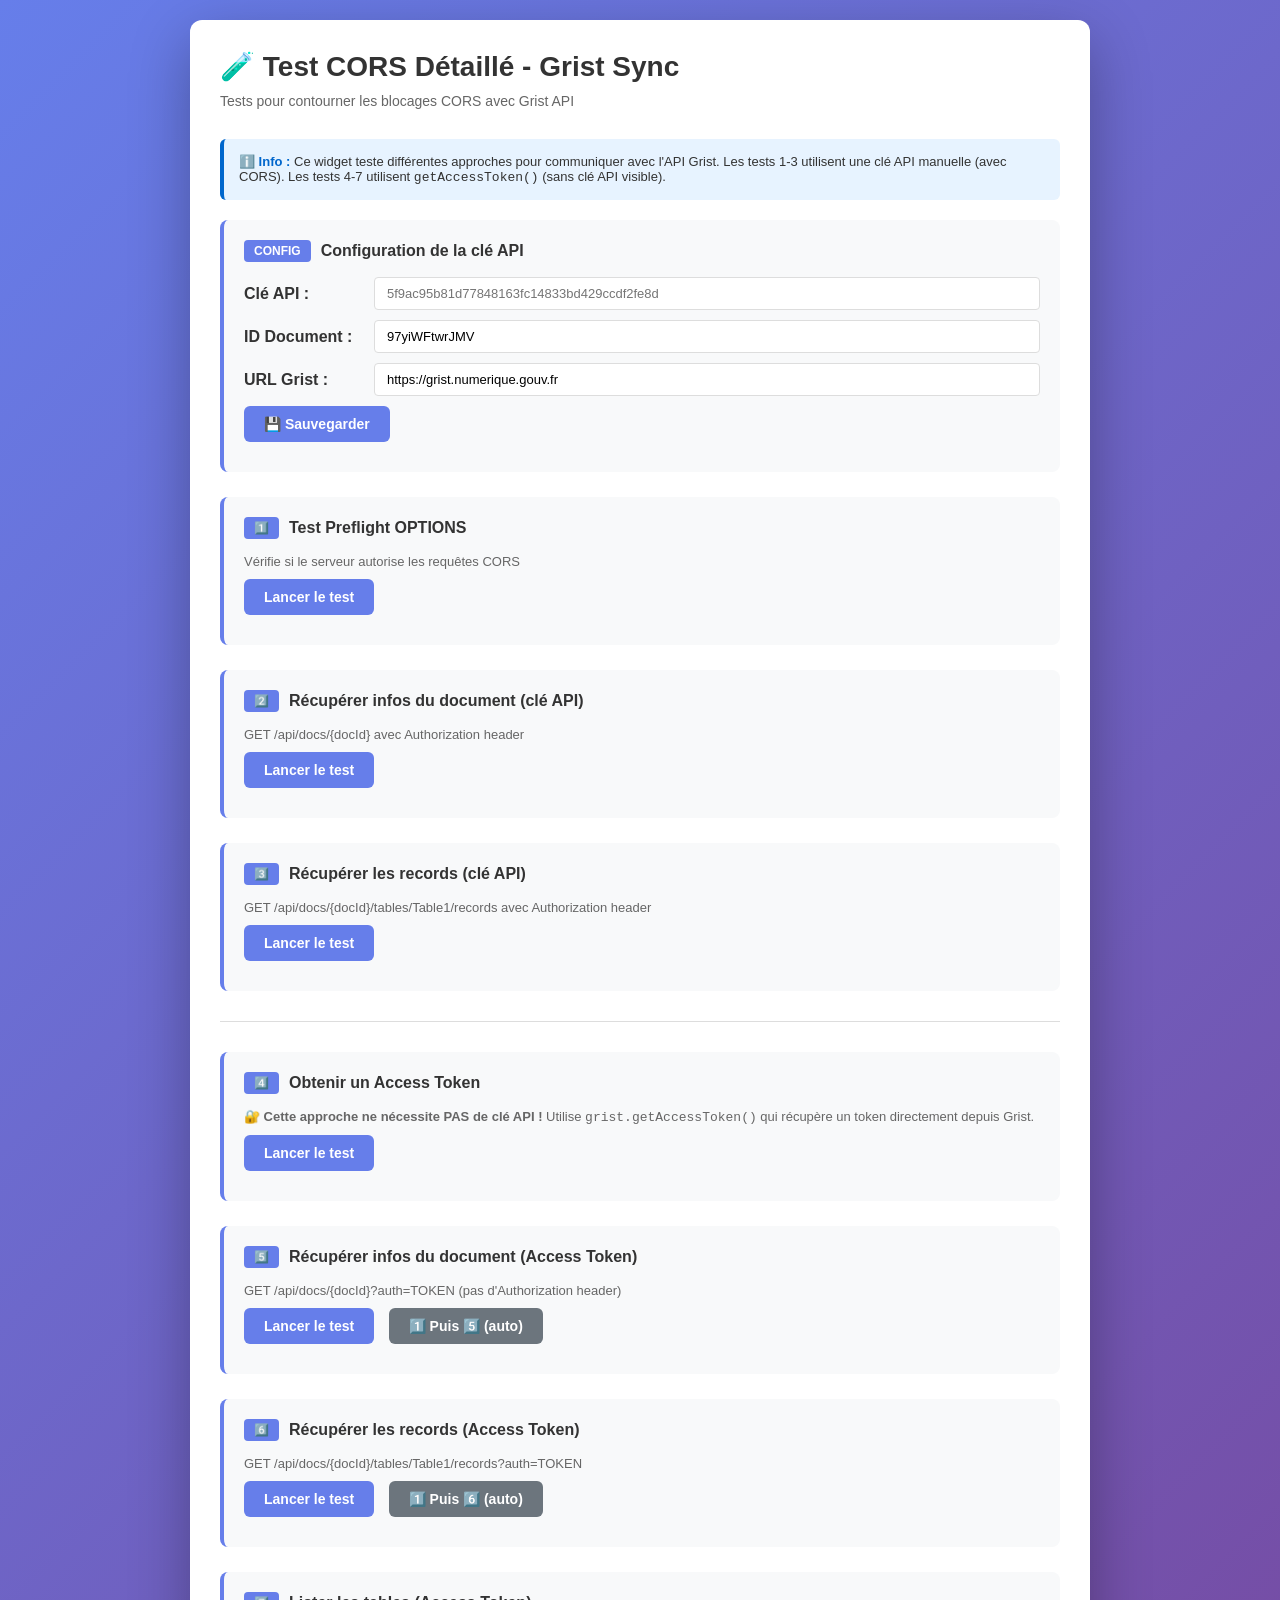
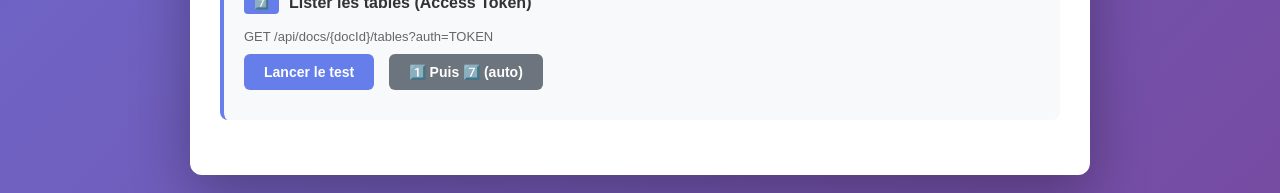
<file: test-cors-detailed.html>
<!DOCTYPE html>
<html lang="fr">
<head>
    <meta charset="utf-8">
    <title>Test CORS Détaillé - Grist Sync</title>
    <script src="https://docs.getgrist.com/grist-plugin-api.js"></script>
    <style>
        * { margin: 0; padding: 0; box-sizing: border-box; }
        body {
            font-family: -apple-system, BlinkMacSystemFont, 'Segoe UI', Roboto, Oxygen, Ubuntu, Cantarell, sans-serif;
            background: linear-gradient(135deg, #667eea 0%, #764ba2 100%);
            min-height: 100vh;
            padding: 20px;
        }
        .container {
            max-width: 900px;
            margin: 0 auto;
            background: white;
            border-radius: 12px;
            box-shadow: 0 20px 60px rgba(0,0,0,0.3);
            padding: 30px;
        }
        h1 {
            color: #333;
            margin-bottom: 10px;
            font-size: 28px;
        }
        .subtitle {
            color: #666;
            margin-bottom: 30px;
            font-size: 14px;
        }
        .test-section {
            margin-bottom: 25px;
            padding: 20px;
            background: #f8f9fa;
            border-left: 4px solid #667eea;
            border-radius: 8px;
        }
        .test-section h2 {
            color: #333;
            font-size: 16px;
            margin-bottom: 15px;
            display: flex;
            align-items: center;
            gap: 10px;
        }
        .test-label {
            display: inline-block;
            background: #667eea;
            color: white;
            padding: 4px 10px;
            border-radius: 4px;
            font-size: 12px;
            font-weight: bold;
            min-width: 35px;
            text-align: center;
        }
        button {
            background: #667eea;
            color: white;
            border: none;
            padding: 10px 20px;
            border-radius: 6px;
            cursor: pointer;
            font-size: 14px;
            font-weight: 600;
            transition: background 0.3s;
            margin-right: 10px;
            margin-bottom: 10px;
        }
        button:hover {
            background: #764ba2;
        }
        button:disabled {
            background: #ccc;
            cursor: not-allowed;
        }
        button.secondary {
            background: #6c757d;
        }
        button.secondary:hover {
            background: #5a6268;
        }
        .result {
            background: white;
            border: 1px solid #ddd;
            border-radius: 6px;
            padding: 15px;
            margin-top: 15px;
            font-family: 'Courier New', monospace;
            font-size: 12px;
            max-height: 300px;
            overflow-y: auto;
            word-break: break-all;
        }
        .result.error {
            background: #fee;
            border-color: #f88;
            color: #c33;
        }
        .result.success {
            background: #efe;
            border-color: #8f8;
            color: #333;
        }
        .status {
            padding: 10px;
            border-radius: 6px;
            margin-top: 10px;
            font-size: 13px;
            font-weight: 500;
        }
        .status.loading {
            background: #e7f3ff;
            color: #0066cc;
        }
        .status.error {
            background: #fee;
            color: #c33;
        }
        .status.success {
            background: #efe;
            color: #333;
        }
        .input-group {
            margin: 10px 0;
            display: flex;
            gap: 10px;
            align-items: center;
        }
        .input-group label {
            font-weight: 600;
            color: #333;
            min-width: 120px;
        }
        .input-group input {
            flex: 1;
            padding: 8px 12px;
            border: 1px solid #ddd;
            border-radius: 4px;
            font-size: 13px;
        }
        .separator {
            height: 1px;
            background: #ddd;
            margin: 30px 0;
        }
        .info-box {
            background: #e7f3ff;
            border-left: 4px solid #0066cc;
            padding: 15px;
            border-radius: 6px;
            margin-bottom: 20px;
            font-size: 13px;
            color: #333;
        }
        .info-box strong {
            color: #0066cc;
        }
    </style>
</head>
<body>
    <div class="container">
        <h1>🧪 Test CORS Détaillé - Grist Sync</h1>
        <p class="subtitle">Tests pour contourner les blocages CORS avec Grist API</p>
        
        <div class="info-box">
            <strong>ℹ️ Info :</strong> Ce widget teste différentes approches pour communiquer avec l'API Grist.
            Les tests 1-3 utilisent une clé API manuelle (avec CORS).
            Les tests 4-7 utilisent <code>getAccessToken()</code> (sans clé API visible).
        </div>

        <!-- TEST MANUELS AVEC CLÉ API -->
        <div class="test-section">
            <h2><span class="test-label">CONFIG</span> Configuration de la clé API</h2>
            <div class="input-group">
                <label for="apiKey">Clé API :</label>
                <input type="password" id="apiKey" placeholder="5f9ac95b81d77848163fc14833bd429ccdf2fe8d">
            </div>
            <div class="input-group">
                <label for="docId">ID Document :</label>
                <input type="text" id="docId" placeholder="97yiWFtwrJMV" value="97yiWFtwrJMV">
            </div>
            <div class="input-group">
                <label for="baseUrl">URL Grist :</label>
                <input type="text" id="baseUrl" placeholder="https://grist.numerique.gouv.fr" value="https://grist.numerique.gouv.fr">
            </div>
            <button onclick="saveConfig()">💾 Sauvegarder</button>
            <div id="configStatus"></div>
        </div>

        <!-- TEST 1: PREFLIGHT OPTIONS -->
        <div class="test-section">
            <h2><span class="test-label">1️⃣</span> Test Preflight OPTIONS</h2>
            <p style="font-size: 13px; color: #666; margin-bottom: 10px;">Vérifie si le serveur autorise les requêtes CORS</p>
            <button onclick="testPreflight()">Lancer le test</button>
            <div id="test1Result"></div>
        </div>

        <!-- TEST 2: GET DOCUMENT INFO (API KEY) -->
        <div class="test-section">
            <h2><span class="test-label">2️⃣</span> Récupérer infos du document (clé API)</h2>
            <p style="font-size: 13px; color: #666; margin-bottom: 10px;">GET /api/docs/{docId} avec Authorization header</p>
            <button onclick="testDocInfoWithApiKey()">Lancer le test</button>
            <div id="test2Result"></div>
        </div>

        <!-- TEST 3: GET RECORDS (API KEY) -->
        <div class="test-section">
            <h2><span class="test-label">3️⃣</span> Récupérer les records (clé API)</h2>
            <p style="font-size: 13px; color: #666; margin-bottom: 10px;">GET /api/docs/{docId}/tables/Table1/records avec Authorization header</p>
            <button onclick="testRecordsWithApiKey()">Lancer le test</button>
            <div id="test3Result"></div>
        </div>

        <div class="separator"></div>

        <!-- TEST 4: GET ACCESS TOKEN -->
        <div class="test-section">
            <h2><span class="test-label">4️⃣</span> Obtenir un Access Token</h2>
            <p style="font-size: 13px; color: #666; margin-bottom: 10px;">
                <strong>🔐 Cette approche ne nécessite PAS de clé API !</strong>
                Utilise <code>grist.getAccessToken()</code> qui récupère un token directement depuis Grist.
            </p>
            <button onclick="testGetAccessToken()">Lancer le test</button>
            <div id="test4Result"></div>
        </div>

        <!-- TEST 5: GET DOCUMENT INFO (TOKEN) -->
        <div class="test-section">
            <h2><span class="test-label">5️⃣</span> Récupérer infos du document (Access Token)</h2>
            <p style="font-size: 13px; color: #666; margin-bottom: 10px;">GET /api/docs/{docId}?auth=TOKEN (pas d'Authorization header)</p>
            <button onclick="testDocInfoWithToken()">Lancer le test</button>
            <button class="secondary" onclick="testGetAccessToken(); setTimeout(testDocInfoWithToken, 500);">1️⃣ Puis 5️⃣ (auto)</button>
            <div id="test5Result"></div>
        </div>

        <!-- TEST 6: GET RECORDS (TOKEN) -->
        <div class="test-section">
            <h2><span class="test-label">6️⃣</span> Récupérer les records (Access Token)</h2>
            <p style="font-size: 13px; color: #666; margin-bottom: 10px;">GET /api/docs/{docId}/tables/Table1/records?auth=TOKEN</p>
            <button onclick="testRecordsWithToken()">Lancer le test</button>
            <button class="secondary" onclick="testGetAccessToken(); setTimeout(testRecordsWithToken, 500);">1️⃣ Puis 6️⃣ (auto)</button>
            <div id="test6Result"></div>
        </div>

        <!-- TEST 7: LIST TABLES (TOKEN) -->
        <div class="test-section">
            <h2><span class="test-label">7️⃣</span> Lister les tables (Access Token)</h2>
            <p style="font-size: 13px; color: #666; margin-bottom: 10px;">GET /api/docs/{docId}/tables?auth=TOKEN</p>
            <button onclick="testListTablesWithToken()">Lancer le test</button>
            <button class="secondary" onclick="testGetAccessToken(); setTimeout(testListTablesWithToken, 500);">1️⃣ Puis 7️⃣ (auto)</button>
            <div id="test7Result"></div>
        </div>
    </div>

    <script>
        // Variable globale pour stocker le token
        let currentToken = null;

        // Initialiser Grist
        grist.ready();

        // Sauvegarder la config
        function saveConfig() {
            const apiKey = document.getElementById('apiKey').value;
            const docId = document.getElementById('docId').value;
            const baseUrl = document.getElementById('baseUrl').value;
            
            if (!apiKey || !docId) {
                setStatus('configStatus', 'Erreur : remplissez tous les champs', 'error');
                return;
            }

            localStorage.setItem('gristApiKey', apiKey);
            localStorage.setItem('gristDocId', docId);
            localStorage.setItem('gristBaseUrl', baseUrl);
            
            setStatus('configStatus', '✅ Configuration sauvegardée', 'success');
        }

        // Récupérer la config
        function getConfig() {
            return {
                apiKey: localStorage.getItem('gristApiKey') || document.getElementById('apiKey').value,
                docId: localStorage.getItem('gristDocId') || document.getElementById('docId').value,
                baseUrl: localStorage.getItem('gristBaseUrl') || document.getElementById('baseUrl').value
            };
        }

        // Afficher le statut
        function setStatus(elementId, message, type) {
            const el = document.getElementById(elementId);
            if (!el) return;
            el.innerHTML = `<div class="status ${type}">${message}</div>`;
        }

        // Afficher le résultat
        function setResult(elementId, data, isError = false) {
            const el = document.getElementById(elementId);
            if (!el) return;
            el.innerHTML = `<div class="result ${isError ? 'error' : 'success'}">${JSON.stringify(data, null, 2)}</div>`;
        }

        // TEST 1: Preflight OPTIONS
        function testPreflight() {
            const config = getConfig();
            setStatus('test1Result', '⏳ Test en cours...', 'loading');

            fetch(`${config.baseUrl}/api/docs/${config.docId}?auth=test`, {
                method: 'OPTIONS',
                headers: {}
            })
            .then(response => {
                const corsHeaders = {
                    'Access-Control-Allow-Origin': response.headers.get('Access-Control-Allow-Origin') || 'N/A',
                    'Access-Control-Allow-Methods': response.headers.get('Access-Control-Allow-Methods') || 'N/A',
                    'Access-Control-Allow-Headers': response.headers.get('Access-Control-Allow-Headers') || 'N/A'
                };
                setResult('test1Result', {
                    message: '✅ Preflight OK',
                    statusCode: response.status,
                    corsHeaders: corsHeaders
                });
            })
            .catch(error => {
                setResult('test1Result', {
                    error: '❌ Erreur Preflight',
                    message: error.message
                }, true);
            });
        }

        // TEST 2: GET Document Info avec clé API (Authorization header)
        function testDocInfoWithApiKey() {
            const config = getConfig();
            setStatus('test2Result', '⏳ Test en cours...', 'loading');

            fetch(`${config.baseUrl}/api/docs/${config.docId}`, {
                method: 'GET',
                headers: {
                    'Authorization': `Bearer ${config.apiKey}`
                }
            })
            .then(response => response.json())
            .then(data => {
                setResult('test2Result', {
                    statusCode: 200,
                    message: '✅ Récupération document OK',
                    data: data
                });
            })
            .catch(error => {
                setResult('test2Result', {
                    error: '❌ Erreur',
                    message: error.message,
                    tip: 'Vérifiez que la clé API est correcte et que le serveur Grist autorise les en-têtes Authorization'
                }, true);
            });
        }

        // TEST 3: GET Records avec clé API
        function testRecordsWithApiKey() {
            const config = getConfig();
            setStatus('test3Result', '⏳ Test en cours...', 'loading');

            fetch(`${config.baseUrl}/api/docs/${config.docId}/tables/Table1/records`, {
                method: 'GET',
                headers: {
                    'Authorization': `Bearer ${config.apiKey}`
                }
            })
            .then(response => response.json())
            .then(data => {
                setResult('test3Result', {
                    statusCode: 200,
                    message: '✅ Récupération records OK',
                    recordCount: data.records ? data.records.length : 0,
                    data: data
                });
            })
            .catch(error => {
                setResult('test3Result', {
                    error: '❌ Erreur',
                    message: error.message,
                    tip: 'Vérifiez l\'accès à la table Table1'
                }, true);
            });
        }

        // TEST 4: GET Access Token
        function testGetAccessToken() {
            setStatus('test4Result', '⏳ Test en cours...', 'loading');

            grist.getAccessToken({ readOnly: false })
                .then(tokenResult => {
                    currentToken = tokenResult.token;
                    setResult('test4Result', {
                        message: '✅ Access Token récupéré !',
                        token: currentToken.substring(0, 50) + '...',
                        tokenLength: currentToken.length,
                        note: 'Ce token peut maintenant être utilisé via le paramètre ?auth='
                    });
                })
                .catch(error => {
                    setResult('test4Result', {
                        error: '❌ Erreur',
                        message: error.message || 'Impossible de récupérer l\'access token',
                        tip: 'Assurez-vous que grist.ready() a été appelé correctement'
                    }, true);
                });
        }

        // TEST 5: GET Document Info avec token
        function testDocInfoWithToken() {
            if (!currentToken) {
                setResult('test5Result', {
                    error: '❌ Erreur',
                    message: 'Pas de token disponible',
                    tip: 'Lancez d\'abord le Test 4️⃣ pour obtenir un token'
                }, true);
                return;
            }

            const config = getConfig();
            setStatus('test5Result', '⏳ Test en cours...', 'loading');

            fetch(`${config.baseUrl}/api/docs/${config.docId}?auth=${currentToken}`, {
                method: 'GET'
            })
            .then(response => response.json())
            .then(data => {
                setResult('test5Result', {
                    statusCode: 200,
                    message: '✅ Récupération document OK (avec token)',
                    data: data
                });
            })
            .catch(error => {
                setResult('test5Result', {
                    error: '❌ Erreur',
                    message: error.message,
                    tip: 'Le token peut avoir expiré ou être invalide'
                }, true);
            });
        }

        // TEST 6: GET Records avec token
        function testRecordsWithToken() {
            if (!currentToken) {
                setResult('test6Result', {
                    error: '❌ Erreur',
                    message: 'Pas de token disponible',
                    tip: 'Lancez d\'abord le Test 4️⃣ pour obtenir un token'
                }, true);
                return;
            }

            const config = getConfig();
            setStatus('test6Result', '⏳ Test en cours...', 'loading');

            fetch(`${config.baseUrl}/api/docs/${config.docId}/tables/Table1/records?auth=${currentToken}`, {
                method: 'GET'
            })
            .then(response => response.json())
            .then(data => {
                setResult('test6Result', {
                    statusCode: 200,
                    message: '✅ Récupération records OK (avec token)',
                    recordCount: data.records ? data.records.length : 0,
                    data: data
                });
            })
            .catch(error => {
                setResult('test6Result', {
                    error: '❌ Erreur',
                    message: error.message,
                    tip: 'Le token peut avoir expiré ou la table n\'existe pas'
                }, true);
            });
        }

        // TEST 7: LIST Tables avec token
        function testListTablesWithToken() {
            if (!currentToken) {
                setResult('test7Result', {
                    error: '❌ Erreur',
                    message: 'Pas de token disponible',
                    tip: 'Lancez d\'abord le Test 4️⃣ pour obtenir un token'
                }, true);
                return;
            }

            const config = getConfig();
            setStatus('test7Result', '⏳ Test en cours...', 'loading');

            fetch(`${config.baseUrl}/api/docs/${config.docId}/tables?auth=${currentToken}`, {
                method: 'GET'
            })
            .then(response => response.json())
            .then(data => {
                setResult('test7Result', {
                    statusCode: 200,
                    message: '✅ Listing tables OK (avec token)',
                    tableCount: data.tables ? data.tables.length : 0,
                    tables: data.tables ? data.tables.map(t => t.name) : [],
                    data: data
                });
            })
            .catch(error => {
                setResult('test7Result', {
                    error: '❌ Erreur',
                    message: error.message,
                    tip: 'Vérifiez vos permissions d\'accès'
                }, true);
            });
        }

        // Charger la config au démarrage
        window.addEventListener('load', () => {
            const config = getConfig();
            if (config.apiKey) {
                document.getElementById('apiKey').value = config.apiKey;
            }
            if (config.docId) {
                document.getElementById('docId').value = config.docId;
            }
            if (config.baseUrl) {
                document.getElementById('baseUrl').value = config.baseUrl;
            }
        });
    </script>
</body>
</html>
</file>
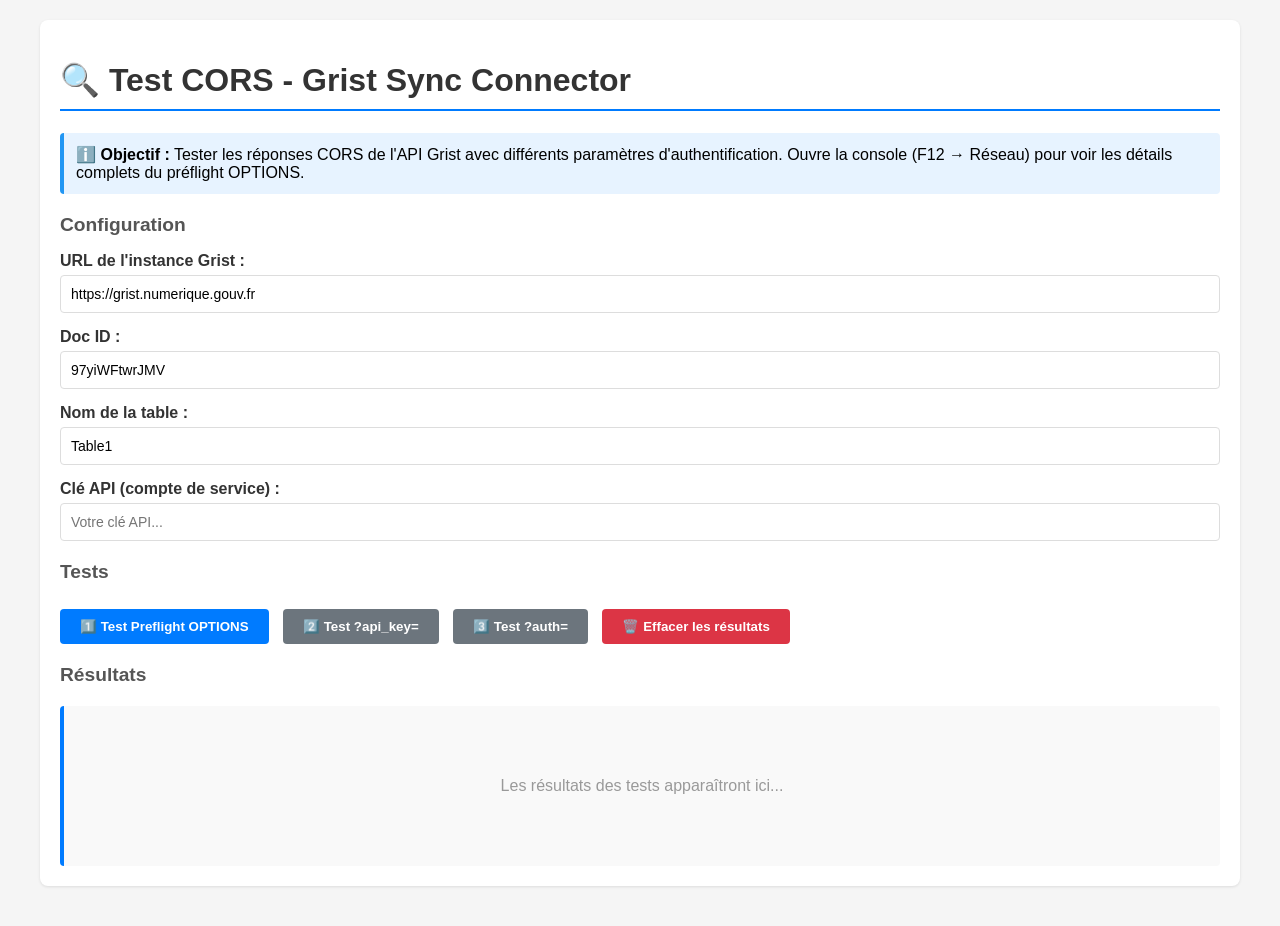
<file: test-cors.html>
<!DOCTYPE html>
<html lang="fr">
<head>
    <meta charset="utf-8">
    <meta name="viewport" content="width=device-width, initial-scale=1">
    <title>Test CORS - Grist Sync Connector</title>
    <style>
        body {
            font-family: -apple-system, BlinkMacSystemFont, "Segoe UI", Roboto, sans-serif;
            max-width: 1200px;
            margin: 0 auto;
            padding: 20px;
            background: #f5f5f5;
        }
        .container {
            background: white;
            padding: 20px;
            border-radius: 8px;
            box-shadow: 0 1px 3px rgba(0,0,0,0.1);
            margin-bottom: 20px;
        }
        h1 {
            color: #333;
            border-bottom: 2px solid #007bff;
            padding-bottom: 10px;
        }
        h2 {
            color: #555;
            font-size: 1.2em;
            margin-top: 20px;
        }
        .form-group {
            margin-bottom: 15px;
        }
        label {
            display: block;
            font-weight: bold;
            color: #333;
            margin-bottom: 5px;
        }
        input[type="text"], input[type="password"] {
            width: 100%;
            padding: 10px;
            border: 1px solid #ddd;
            border-radius: 4px;
            font-size: 14px;
            box-sizing: border-box;
        }
        input:focus {
            outline: none;
            border-color: #007bff;
            box-shadow: 0 0 5px rgba(0,123,255,0.25);
        }
        button {
            background: #007bff;
            color: white;
            padding: 10px 20px;
            border: none;
            border-radius: 4px;
            cursor: pointer;
            font-weight: bold;
            margin-right: 10px;
            margin-top: 10px;
        }
        button:hover {
            background: #0056b3;
        }
        button.secondary {
            background: #6c757d;
        }
        button.secondary:hover {
            background: #5a6268;
        }
        button.danger {
            background: #dc3545;
        }
        button.danger:hover {
            background: #c82333;
        }
        .results {
            background: #f9f9f9;
            border-left: 4px solid #007bff;
            padding: 15px;
            margin-top: 20px;
            border-radius: 4px;
            max-height: 600px;
            overflow-y: auto;
        }
        .result-item {
            margin-bottom: 20px;
            padding-bottom: 20px;
            border-bottom: 1px solid #ddd;
        }
        .result-item:last-child {
            border-bottom: none;
        }
        .result-title {
            font-weight: bold;
            color: #333;
            margin-bottom: 5px;
        }
        .status-success {
            color: #28a745;
            font-weight: bold;
        }
        .status-error {
            color: #dc3545;
            font-weight: bold;
        }
        .status-warning {
            color: #ffc107;
            font-weight: bold;
        }
        .status-info {
            color: #17a2b8;
            font-weight: bold;
        }
        .headers-box {
            background: white;
            border: 1px solid #ddd;
            padding: 10px;
            border-radius: 4px;
            margin: 10px 0;
            font-family: monospace;
            font-size: 12px;
            white-space: pre-wrap;
            word-break: break-all;
        }
        .url-display {
            background: #f0f0f0;
            padding: 8px;
            border-radius: 4px;
            margin: 5px 0;
            font-family: monospace;
            font-size: 12px;
            word-break: break-all;
            border: 1px solid #ddd;
        }
        .info-box {
            background: #e7f3ff;
            border-left: 4px solid #2196F3;
            padding: 12px;
            margin-bottom: 20px;
            border-radius: 4px;
        }
        .warning-box {
            background: #fff3cd;
            border-left: 4px solid #ffc107;
            padding: 12px;
            margin-bottom: 20px;
            border-radius: 4px;
        }
    </style>
</head>
<body>
    <div class="container">
        <h1>🔍 Test CORS - Grist Sync Connector</h1>
        
        <div class="info-box">
            <strong>ℹ️ Objectif :</strong> Tester les réponses CORS de l'API Grist avec différents paramètres d'authentification.
            Ouvre la console (F12 → Réseau) pour voir les détails complets du préflight OPTIONS.
        </div>

        <h2>Configuration</h2>
        
        <div class="form-group">
            <label for="gristUrl">URL de l'instance Grist :</label>
            <input type="text" id="gristUrl" placeholder="https://grist.numerique.gouv.fr" value="https://grist.numerique.gouv.fr">
        </div>

        <div class="form-group">
            <label for="docId">Doc ID :</label>
            <input type="text" id="docId" placeholder="97yiWFtwrJMV" value="97yiWFtwrJMV">
        </div>

        <div class="form-group">
            <label for="tableName">Nom de la table :</label>
            <input type="text" id="tableName" placeholder="Table1" value="Table1">
        </div>

        <div class="form-group">
            <label for="apiKey">Clé API (compte de service) :</label>
            <input type="password" id="apiKey" placeholder="Votre clé API...">
        </div>

        <h2>Tests</h2>
        
        <button onclick="testPreflight()">1️⃣ Test Preflight OPTIONS</button>
        <button class="secondary" onclick="testQueryParam('api_key')">2️⃣ Test ?api_key=</button>
        <button class="secondary" onclick="testQueryParam('auth')">3️⃣ Test ?auth=</button>
        <button class="danger" onclick="clearResults()">🗑️ Effacer les résultats</button>

        <h2>Résultats</h2>
        <div class="results" id="results">
            <p style="color: #999; text-align: center; padding: 40px 0;">Les résultats des tests apparaîtront ici...</p>
        </div>
    </div>

    <script>
        const resultsDiv = document.getElementById('results');

        function getConfig() {
            return {
                gristUrl: document.getElementById('gristUrl').value.trim(),
                docId: document.getElementById('docId').value.trim(),
                tableName: document.getElementById('tableName').value.trim(),
                apiKey: document.getElementById('apiKey').value.trim()
            };
        }

        function buildApiUrl(config, paramName = null) {
            const baseUrl = `${config.gristUrl}/api/docs/${config.docId}/tables/${config.tableName}/records`;
            if (paramName && config.apiKey) {
                return `${baseUrl}?${paramName}=${encodeURIComponent(config.apiKey)}`;
            }
            return baseUrl;
        }

        function addResult(title, status, statusClass, details = {}) {
            if (resultsDiv.querySelector('p')) {
                resultsDiv.innerHTML = '';
            }

            const resultItem = document.createElement('div');
            resultItem.className = 'result-item';

            let html = `<div class="result-title">${title}</div>`;
            html += `<div class="status-${statusClass}">Status: ${status}</div>`;

            if (details.url) {
                html += `<strong>URL (clé masquée) :</strong><div class="url-display">${maskApiKey(details.url)}</div>`;
            }

            if (details.corsHeaders) {
                html += `<strong>Headers CORS de réponse :</strong><div class="headers-box">${details.corsHeaders}</div>`;
            }

            if (details.httpStatus) {
                html += `<div><strong>HTTP Status :</strong> ${details.httpStatus}</div>`;
            }

            if (details.responseText) {
                html += `<strong>Réponse :</strong><div class="headers-box">${details.responseText}</div>`;
            }

            if (details.error) {
                html += `<strong>Erreur :</strong><div class="headers-box">${details.error}</div>`;
            }

            resultItem.innerHTML = html;
            resultsDiv.insertBefore(resultItem, resultsDiv.firstChild);
        }

        function maskApiKey(url) {
            return url.replace(/([?&](api_key|auth)=)[^&]*/g, '$1***CLEF_MASQUEE***');
        }

        function extractCorsHeaders(response) {
            const corsHeaders = {};
            const corsHeaderNames = [
                'access-control-allow-origin',
                'access-control-allow-methods',
                'access-control-allow-headers',
                'access-control-allow-credentials',
                'access-control-expose-headers',
                'access-control-max-age'
            ];

            corsHeaderNames.forEach(header => {
                const value = response.headers.get(header);
                if (value) {
                    corsHeaders[header] = value;
                }
            });

            return corsHeaders;
        }

        async function testPreflight() {
            const config = getConfig();
            if (!config.gristUrl || !config.docId || !config.tableName || !config.apiKey) {
                alert('Veuillez remplir tous les champs');
                return;
            }

            const url = buildApiUrl(config, 'api_key');
            addResult('🔍 Test Preflight OPTIONS', 'En cours...', 'info');

            try {
                const response = await fetch(url, {
                    method: 'OPTIONS',
                    headers: {
                        'Content-Type': 'application/json'
                    }
                });

                const corsHeaders = extractCorsHeaders(response);
                const corsHeadersText = Object.entries(corsHeaders)
                    .map(([k, v]) => `${k}: ${v}`)
                    .join('\n') || '(Aucun header CORS détecté)';

                addResult(
                    '✅ Preflight OPTIONS complété',
                    `HTTP ${response.status}`,
                    response.status < 400 ? 'success' : 'error',
                    {
                        url: url,
                        httpStatus: response.status,
                        corsHeaders: corsHeadersText
                    }
                );
            } catch (error) {
                addResult(
                    '❌ Erreur Preflight OPTIONS',
                    'Erreur réseau',
                    'error',
                    {
                        url: url,
                        error: error.message
                    }
                );
            }
        }

        async function testQueryParam(paramName) {
            const config = getConfig();
            if (!config.gristUrl || !config.docId || !config.tableName || !config.apiKey) {
                alert('Veuillez remplir tous les champs');
                return;
            }

            const url = buildApiUrl(config, paramName);
            const testName = paramName === 'api_key' ? '?api_key=' : '?auth=';
            addResult(`🔍 Test GET avec ${testName}`, 'En cours...', 'info');

            try {
                const response = await fetch(url, {
                    method: 'GET',
                    headers: {
                        'Content-Type': 'application/json'
                    }
                });

                const corsHeaders = extractCorsHeaders(response);
                const corsHeadersText = Object.entries(corsHeaders)
                    .map(([k, v]) => `${k}: ${v}`)
                    .join('\n') || '(Aucun header CORS détecté)';

                let responseText = '';
                try {
                    responseText = await response.text();
                    if (responseText.length > 500) {
                        responseText = responseText.substring(0, 500) + '... (tronqué)';
                    }
                } catch (e) {
                    responseText = '(Impossible de lire la réponse)';
                }

                const statusClass = response.status < 400 ? 'success' : (response.status === 401 ? 'error' : 'warning');
                const statusText = response.status < 400 ? '✅ Succès' : (response.status === 401 ? '❌ Non authentifié (401)' : '⚠️ Erreur');

                addResult(
                    `${statusText} - GET avec ${testName}`,
                    `HTTP ${response.status}`,
                    statusClass,
                    {
                        url: url,
                        httpStatus: response.status,
                        corsHeaders: corsHeadersText,
                        responseText: responseText
                    }
                );
            } catch (error) {
                addResult(
                    `❌ Erreur GET avec ${testName}`,
                    'Erreur réseau/CORS',
                    'error',
                    {
                        url: url,
                        error: error.message + ' (Vérifiez la console réseau pour les détails CORS)'
                    }
                );
            }
        }

        function clearResults() {
            resultsDiv.innerHTML = '<p style="color: #999; text-align: center; padding: 40px 0;">Les résultats des tests apparaîtront ici...</p>';
        }

        // Info au chargement
        window.addEventListener('load', () => {
            console.log('Test CORS chargé. Ouvre F12 → Réseau pour voir les requêtes et les headers CORS.');
        });
    </script>
</body>
</html>
</file>
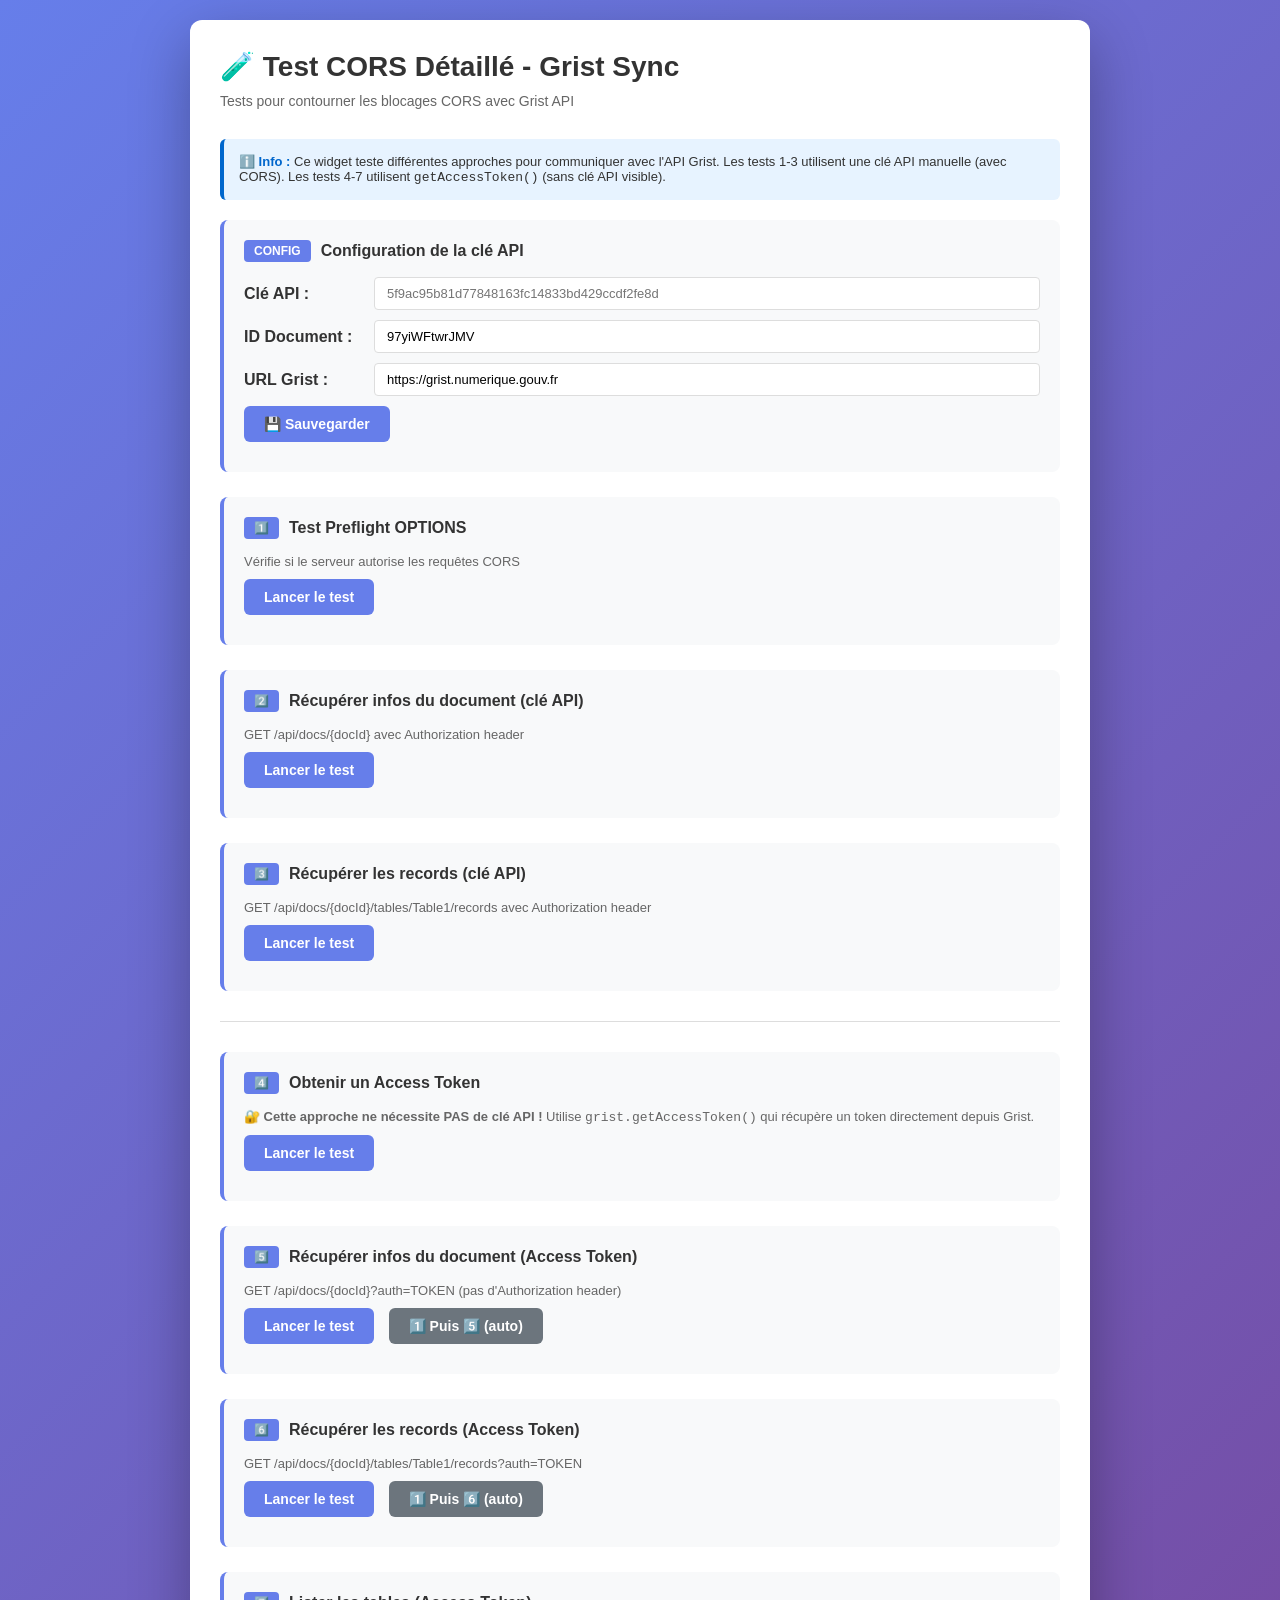
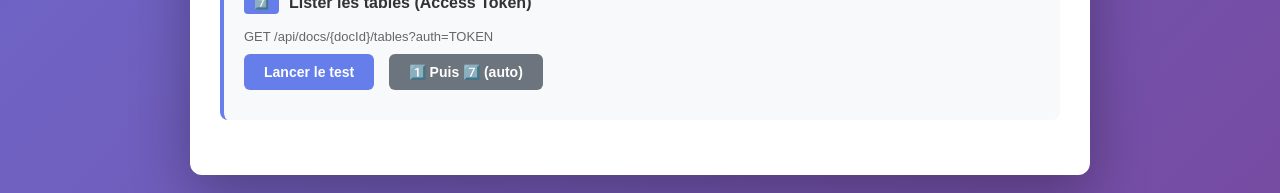
<file: test/test-cors-detailed.html>
<!DOCTYPE html>
<html lang="fr">
<head>
    <meta charset="utf-8">
    <title>Test CORS Détaillé - Grist Sync</title>
    <script src="https://docs.getgrist.com/grist-plugin-api.js"></script>
    <style>
        * { margin: 0; padding: 0; box-sizing: border-box; }
        body {
            font-family: -apple-system, BlinkMacSystemFont, 'Segoe UI', Roboto, Oxygen, Ubuntu, Cantarell, sans-serif;
            background: linear-gradient(135deg, #667eea 0%, #764ba2 100%);
            min-height: 100vh;
            padding: 20px;
        }
        .container {
            max-width: 900px;
            margin: 0 auto;
            background: white;
            border-radius: 12px;
            box-shadow: 0 20px 60px rgba(0,0,0,0.3);
            padding: 30px;
        }
        h1 {
            color: #333;
            margin-bottom: 10px;
            font-size: 28px;
        }
        .subtitle {
            color: #666;
            margin-bottom: 30px;
            font-size: 14px;
        }
        .test-section {
            margin-bottom: 25px;
            padding: 20px;
            background: #f8f9fa;
            border-left: 4px solid #667eea;
            border-radius: 8px;
        }
        .test-section h2 {
            color: #333;
            font-size: 16px;
            margin-bottom: 15px;
            display: flex;
            align-items: center;
            gap: 10px;
        }
        .test-label {
            display: inline-block;
            background: #667eea;
            color: white;
            padding: 4px 10px;
            border-radius: 4px;
            font-size: 12px;
            font-weight: bold;
            min-width: 35px;
            text-align: center;
        }
        button {
            background: #667eea;
            color: white;
            border: none;
            padding: 10px 20px;
            border-radius: 6px;
            cursor: pointer;
            font-size: 14px;
            font-weight: 600;
            transition: background 0.3s;
            margin-right: 10px;
            margin-bottom: 10px;
        }
        button:hover {
            background: #764ba2;
        }
        button:disabled {
            background: #ccc;
            cursor: not-allowed;
        }
        button.secondary {
            background: #6c757d;
        }
        button.secondary:hover {
            background: #5a6268;
        }
        .result {
            background: white;
            border: 1px solid #ddd;
            border-radius: 6px;
            padding: 15px;
            margin-top: 15px;
            font-family: 'Courier New', monospace;
            font-size: 12px;
            max-height: 300px;
            overflow-y: auto;
            word-break: break-all;
        }
        .result.error {
            background: #fee;
            border-color: #f88;
            color: #c33;
        }
        .result.success {
            background: #efe;
            border-color: #8f8;
            color: #333;
        }
        .status {
            padding: 10px;
            border-radius: 6px;
            margin-top: 10px;
            font-size: 13px;
            font-weight: 500;
        }
        .status.loading {
            background: #e7f3ff;
            color: #0066cc;
        }
        .status.error {
            background: #fee;
            color: #c33;
        }
        .status.success {
            background: #efe;
            color: #333;
        }
        .input-group {
            margin: 10px 0;
            display: flex;
            gap: 10px;
            align-items: center;
        }
        .input-group label {
            font-weight: 600;
            color: #333;
            min-width: 120px;
        }
        .input-group input {
            flex: 1;
            padding: 8px 12px;
            border: 1px solid #ddd;
            border-radius: 4px;
            font-size: 13px;
        }
        .separator {
            height: 1px;
            background: #ddd;
            margin: 30px 0;
        }
        .info-box {
            background: #e7f3ff;
            border-left: 4px solid #0066cc;
            padding: 15px;
            border-radius: 6px;
            margin-bottom: 20px;
            font-size: 13px;
            color: #333;
        }
        .info-box strong {
            color: #0066cc;
        }
    </style>
</head>
<body>
    <div class="container">
        <h1>🧪 Test CORS Détaillé - Grist Sync</h1>
        <p class="subtitle">Tests pour contourner les blocages CORS avec Grist API</p>
        
        <div class="info-box">
            <strong>ℹ️ Info :</strong> Ce widget teste différentes approches pour communiquer avec l'API Grist.
            Les tests 1-3 utilisent une clé API manuelle (avec CORS).
            Les tests 4-7 utilisent <code>getAccessToken()</code> (sans clé API visible).
        </div>

        <!-- TEST MANUELS AVEC CLÉ API -->
        <div class="test-section">
            <h2><span class="test-label">CONFIG</span> Configuration de la clé API</h2>
            <div class="input-group">
                <label for="apiKey">Clé API :</label>
                <input type="password" id="apiKey" placeholder="5f9ac95b81d77848163fc14833bd429ccdf2fe8d">
            </div>
            <div class="input-group">
                <label for="docId">ID Document :</label>
                <input type="text" id="docId" placeholder="97yiWFtwrJMV" value="97yiWFtwrJMV">
            </div>
            <div class="input-group">
                <label for="baseUrl">URL Grist :</label>
                <input type="text" id="baseUrl" placeholder="https://grist.numerique.gouv.fr" value="https://grist.numerique.gouv.fr">
            </div>
            <button onclick="saveConfig()">💾 Sauvegarder</button>
            <div id="configStatus"></div>
        </div>

        <!-- TEST 1: PREFLIGHT OPTIONS -->
        <div class="test-section">
            <h2><span class="test-label">1️⃣</span> Test Preflight OPTIONS</h2>
            <p style="font-size: 13px; color: #666; margin-bottom: 10px;">Vérifie si le serveur autorise les requêtes CORS</p>
            <button onclick="testPreflight()">Lancer le test</button>
            <div id="test1Result"></div>
        </div>

        <!-- TEST 2: GET DOCUMENT INFO (API KEY) -->
        <div class="test-section">
            <h2><span class="test-label">2️⃣</span> Récupérer infos du document (clé API)</h2>
            <p style="font-size: 13px; color: #666; margin-bottom: 10px;">GET /api/docs/{docId} avec Authorization header</p>
            <button onclick="testDocInfoWithApiKey()">Lancer le test</button>
            <div id="test2Result"></div>
        </div>

        <!-- TEST 3: GET RECORDS (API KEY) -->
        <div class="test-section">
            <h2><span class="test-label">3️⃣</span> Récupérer les records (clé API)</h2>
            <p style="font-size: 13px; color: #666; margin-bottom: 10px;">GET /api/docs/{docId}/tables/Table1/records avec Authorization header</p>
            <button onclick="testRecordsWithApiKey()">Lancer le test</button>
            <div id="test3Result"></div>
        </div>

        <div class="separator"></div>

        <!-- TEST 4: GET ACCESS TOKEN -->
        <div class="test-section">
            <h2><span class="test-label">4️⃣</span> Obtenir un Access Token</h2>
            <p style="font-size: 13px; color: #666; margin-bottom: 10px;">
                <strong>🔐 Cette approche ne nécessite PAS de clé API !</strong>
                Utilise <code>grist.getAccessToken()</code> qui récupère un token directement depuis Grist.
            </p>
            <button onclick="testGetAccessToken()">Lancer le test</button>
            <div id="test4Result"></div>
        </div>

        <!-- TEST 5: GET DOCUMENT INFO (TOKEN) -->
        <div class="test-section">
            <h2><span class="test-label">5️⃣</span> Récupérer infos du document (Access Token)</h2>
            <p style="font-size: 13px; color: #666; margin-bottom: 10px;">GET /api/docs/{docId}?auth=TOKEN (pas d'Authorization header)</p>
            <button onclick="testDocInfoWithToken()">Lancer le test</button>
            <button class="secondary" onclick="testGetAccessToken(); setTimeout(testDocInfoWithToken, 500);">1️⃣ Puis 5️⃣ (auto)</button>
            <div id="test5Result"></div>
        </div>

        <!-- TEST 6: GET RECORDS (TOKEN) -->
        <div class="test-section">
            <h2><span class="test-label">6️⃣</span> Récupérer les records (Access Token)</h2>
            <p style="font-size: 13px; color: #666; margin-bottom: 10px;">GET /api/docs/{docId}/tables/Table1/records?auth=TOKEN</p>
            <button onclick="testRecordsWithToken()">Lancer le test</button>
            <button class="secondary" onclick="testGetAccessToken(); setTimeout(testRecordsWithToken, 500);">1️⃣ Puis 6️⃣ (auto)</button>
            <div id="test6Result"></div>
        </div>

        <!-- TEST 7: LIST TABLES (TOKEN) -->
        <div class="test-section">
            <h2><span class="test-label">7️⃣</span> Lister les tables (Access Token)</h2>
            <p style="font-size: 13px; color: #666; margin-bottom: 10px;">GET /api/docs/{docId}/tables?auth=TOKEN</p>
            <button onclick="testListTablesWithToken()">Lancer le test</button>
            <button class="secondary" onclick="testGetAccessToken(); setTimeout(testListTablesWithToken, 500);">1️⃣ Puis 7️⃣ (auto)</button>
            <div id="test7Result"></div>
        </div>
    </div>

    <script>
        // Variable globale pour stocker le token
        let currentToken = null;

        // Initialiser Grist
        grist.ready();

        // Sauvegarder la config
        function saveConfig() {
            const apiKey = document.getElementById('apiKey').value;
            const docId = document.getElementById('docId').value;
            const baseUrl = document.getElementById('baseUrl').value;
            
            if (!apiKey || !docId) {
                setStatus('configStatus', 'Erreur : remplissez tous les champs', 'error');
                return;
            }

            localStorage.setItem('gristApiKey', apiKey);
            localStorage.setItem('gristDocId', docId);
            localStorage.setItem('gristBaseUrl', baseUrl);
            
            setStatus('configStatus', '✅ Configuration sauvegardée', 'success');
        }

        // Récupérer la config
        function getConfig() {
            return {
                apiKey: localStorage.getItem('gristApiKey') || document.getElementById('apiKey').value,
                docId: localStorage.getItem('gristDocId') || document.getElementById('docId').value,
                baseUrl: localStorage.getItem('gristBaseUrl') || document.getElementById('baseUrl').value
            };
        }

        // Afficher le statut
        function setStatus(elementId, message, type) {
            const el = document.getElementById(elementId);
            if (!el) return;
            el.innerHTML = `<div class="status ${type}">${message}</div>`;
        }

        // Afficher le résultat
        function setResult(elementId, data, isError = false) {
            const el = document.getElementById(elementId);
            if (!el) return;
            el.innerHTML = `<div class="result ${isError ? 'error' : 'success'}">${JSON.stringify(data, null, 2)}</div>`;
        }

        // TEST 1: Preflight OPTIONS
        function testPreflight() {
            const config = getConfig();
            setStatus('test1Result', '⏳ Test en cours...', 'loading');

            fetch(`${config.baseUrl}/api/docs/${config.docId}?auth=test`, {
                method: 'OPTIONS',
                headers: {}
            })
            .then(response => {
                const corsHeaders = {
                    'Access-Control-Allow-Origin': response.headers.get('Access-Control-Allow-Origin') || 'N/A',
                    'Access-Control-Allow-Methods': response.headers.get('Access-Control-Allow-Methods') || 'N/A',
                    'Access-Control-Allow-Headers': response.headers.get('Access-Control-Allow-Headers') || 'N/A'
                };
                setResult('test1Result', {
                    message: '✅ Preflight OK',
                    statusCode: response.status,
                    corsHeaders: corsHeaders
                });
            })
            .catch(error => {
                setResult('test1Result', {
                    error: '❌ Erreur Preflight',
                    message: error.message
                }, true);
            });
        }

        // TEST 2: GET Document Info avec clé API (Authorization header)
        function testDocInfoWithApiKey() {
            const config = getConfig();
            setStatus('test2Result', '⏳ Test en cours...', 'loading');

            fetch(`${config.baseUrl}/api/docs/${config.docId}`, {
                method: 'GET',
                headers: {
                    'Authorization': `Bearer ${config.apiKey}`
                }
            })
            .then(response => response.json())
            .then(data => {
                setResult('test2Result', {
                    statusCode: 200,
                    message: '✅ Récupération document OK',
                    data: data
                });
            })
            .catch(error => {
                setResult('test2Result', {
                    error: '❌ Erreur',
                    message: error.message,
                    tip: 'Vérifiez que la clé API est correcte et que le serveur Grist autorise les en-têtes Authorization'
                }, true);
            });
        }

        // TEST 3: GET Records avec clé API
        function testRecordsWithApiKey() {
            const config = getConfig();
            setStatus('test3Result', '⏳ Test en cours...', 'loading');

            fetch(`${config.baseUrl}/api/docs/${config.docId}/tables/Table1/records`, {
                method: 'GET',
                headers: {
                    'Authorization': `Bearer ${config.apiKey}`
                }
            })
            .then(response => response.json())
            .then(data => {
                setResult('test3Result', {
                    statusCode: 200,
                    message: '✅ Récupération records OK',
                    recordCount: data.records ? data.records.length : 0,
                    data: data
                });
            })
            .catch(error => {
                setResult('test3Result', {
                    error: '❌ Erreur',
                    message: error.message,
                    tip: 'Vérifiez l\'accès à la table Table1'
                }, true);
            });
        }

        // TEST 4: GET Access Token
        function testGetAccessToken() {
            setStatus('test4Result', '⏳ Test en cours...', 'loading');

            grist.getAccessToken({ readOnly: false })
                .then(tokenResult => {
                    currentToken = tokenResult.token;
                    setResult('test4Result', {
                        message: '✅ Access Token récupéré !',
                        token: currentToken.substring(0, 50) + '...',
                        tokenLength: currentToken.length,
                        note: 'Ce token peut maintenant être utilisé via le paramètre ?auth='
                    });
                })
                .catch(error => {
                    setResult('test4Result', {
                        error: '❌ Erreur',
                        message: error.message || 'Impossible de récupérer l\'access token',
                        tip: 'Assurez-vous que grist.ready() a été appelé correctement'
                    }, true);
                });
        }

        // TEST 5: GET Document Info avec token
        function testDocInfoWithToken() {
            if (!currentToken) {
                setResult('test5Result', {
                    error: '❌ Erreur',
                    message: 'Pas de token disponible',
                    tip: 'Lancez d\'abord le Test 4️⃣ pour obtenir un token'
                }, true);
                return;
            }

            const config = getConfig();
            setStatus('test5Result', '⏳ Test en cours...', 'loading');

            fetch(`${config.baseUrl}/api/docs/${config.docId}?auth=${currentToken}`, {
                method: 'GET'
            })
            .then(response => response.json())
            .then(data => {
                setResult('test5Result', {
                    statusCode: 200,
                    message: '✅ Récupération document OK (avec token)',
                    data: data
                });
            })
            .catch(error => {
                setResult('test5Result', {
                    error: '❌ Erreur',
                    message: error.message,
                    tip: 'Le token peut avoir expiré ou être invalide'
                }, true);
            });
        }

        // TEST 6: GET Records avec token
        function testRecordsWithToken() {
            if (!currentToken) {
                setResult('test6Result', {
                    error: '❌ Erreur',
                    message: 'Pas de token disponible',
                    tip: 'Lancez d\'abord le Test 4️⃣ pour obtenir un token'
                }, true);
                return;
            }

            const config = getConfig();
            setStatus('test6Result', '⏳ Test en cours...', 'loading');

            fetch(`${config.baseUrl}/api/docs/${config.docId}/tables/Table1/records?auth=${currentToken}`, {
                method: 'GET'
            })
            .then(response => response.json())
            .then(data => {
                setResult('test6Result', {
                    statusCode: 200,
                    message: '✅ Récupération records OK (avec token)',
                    recordCount: data.records ? data.records.length : 0,
                    data: data
                });
            })
            .catch(error => {
                setResult('test6Result', {
                    error: '❌ Erreur',
                    message: error.message,
                    tip: 'Le token peut avoir expiré ou la table n\'existe pas'
                }, true);
            });
        }

        // TEST 7: LIST Tables avec token
        function testListTablesWithToken() {
            if (!currentToken) {
                setResult('test7Result', {
                    error: '❌ Erreur',
                    message: 'Pas de token disponible',
                    tip: 'Lancez d\'abord le Test 4️⃣ pour obtenir un token'
                }, true);
                return;
            }

            const config = getConfig();
            setStatus('test7Result', '⏳ Test en cours...', 'loading');

            fetch(`${config.baseUrl}/api/docs/${config.docId}/tables?auth=${currentToken}`, {
                method: 'GET'
            })
            .then(response => response.json())
            .then(data => {
                setResult('test7Result', {
                    statusCode: 200,
                    message: '✅ Listing tables OK (avec token)',
                    tableCount: data.tables ? data.tables.length : 0,
                    tables: data.tables ? data.tables.map(t => t.name) : [],
                    data: data
                });
            })
            .catch(error => {
                setResult('test7Result', {
                    error: '❌ Erreur',
                    message: error.message,
                    tip: 'Vérifiez vos permissions d\'accès'
                }, true);
            });
        }

        // Charger la config au démarrage
        window.addEventListener('load', () => {
            const config = getConfig();
            if (config.apiKey) {
                document.getElementById('apiKey').value = config.apiKey;
            }
            if (config.docId) {
                document.getElementById('docId').value = config.docId;
            }
            if (config.baseUrl) {
                document.getElementById('baseUrl').value = config.baseUrl;
            }
        });
    </script>
</body>
</html>
</file>
